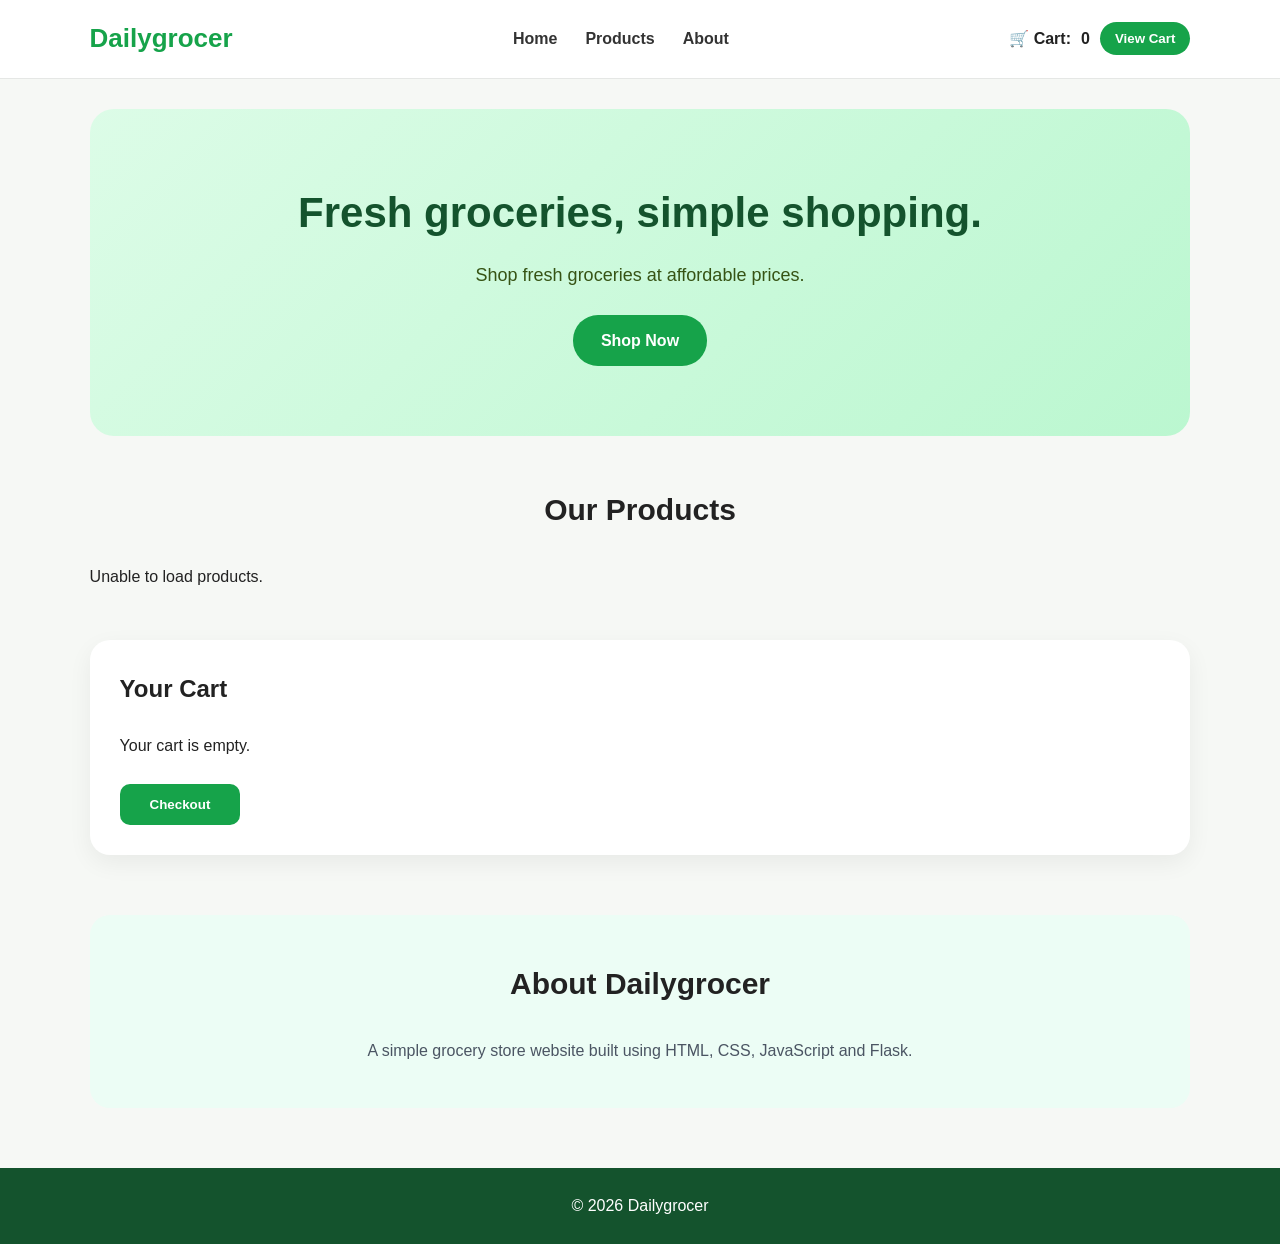
<file: frontend/index.html>
<!DOCTYPE html>
<html lang="en">

<head>
    <meta charset="UTF-8">
    <meta name="viewport" content="width=device-width, initial-scale=1.0">

    <title>Dailygrocer Grocery Store</title>

    <link rel="stylesheet" href="style.css">
</head>

<body>

    <header>

        <div class="logo">
            Dailygrocer
        </div>

        <nav>
            <a href="#">Home</a>
            <a href="#products">Products</a>
            <a href="#about">About</a>
        </nav>

        <div class="cart">
    🛒 Cart: <span id="cart-count">0</span>

    <button onclick="openCart()">
        View Cart
    </button>
</div>

    </header>


    <section class="hero">

        <h1>
            Fresh groceries, simple shopping.
        </h1>

        <p>
            Shop fresh groceries at affordable prices.
        </p>

        <a href="#products" class="shop-button">
            Shop Now
        </a>

    </section>


    <section id="products" class="products-section">

        <h2>Our Products</h2>

        <div id="products-container">
            Loading products...
        </div>

    </section>

    <section id="cart-section" class="cart-section">

    <h2>Your Cart</h2>

    <div id="cart-items">
        Your cart is empty.
    </div>

    <button onclick="checkout()">
        Checkout
    </button>

    </section>
    <section id="about" class="about">

        <h2>About Dailygrocer</h2>

        <p>
            A simple grocery store website built
            using HTML, CSS, JavaScript and Flask.
        </p>

    </section>


    <footer>

        <p>
            © 2026 Dailygrocer
        </p>

    </footer>


    <script src="script.js"></script>

</body>

</html>
</file>
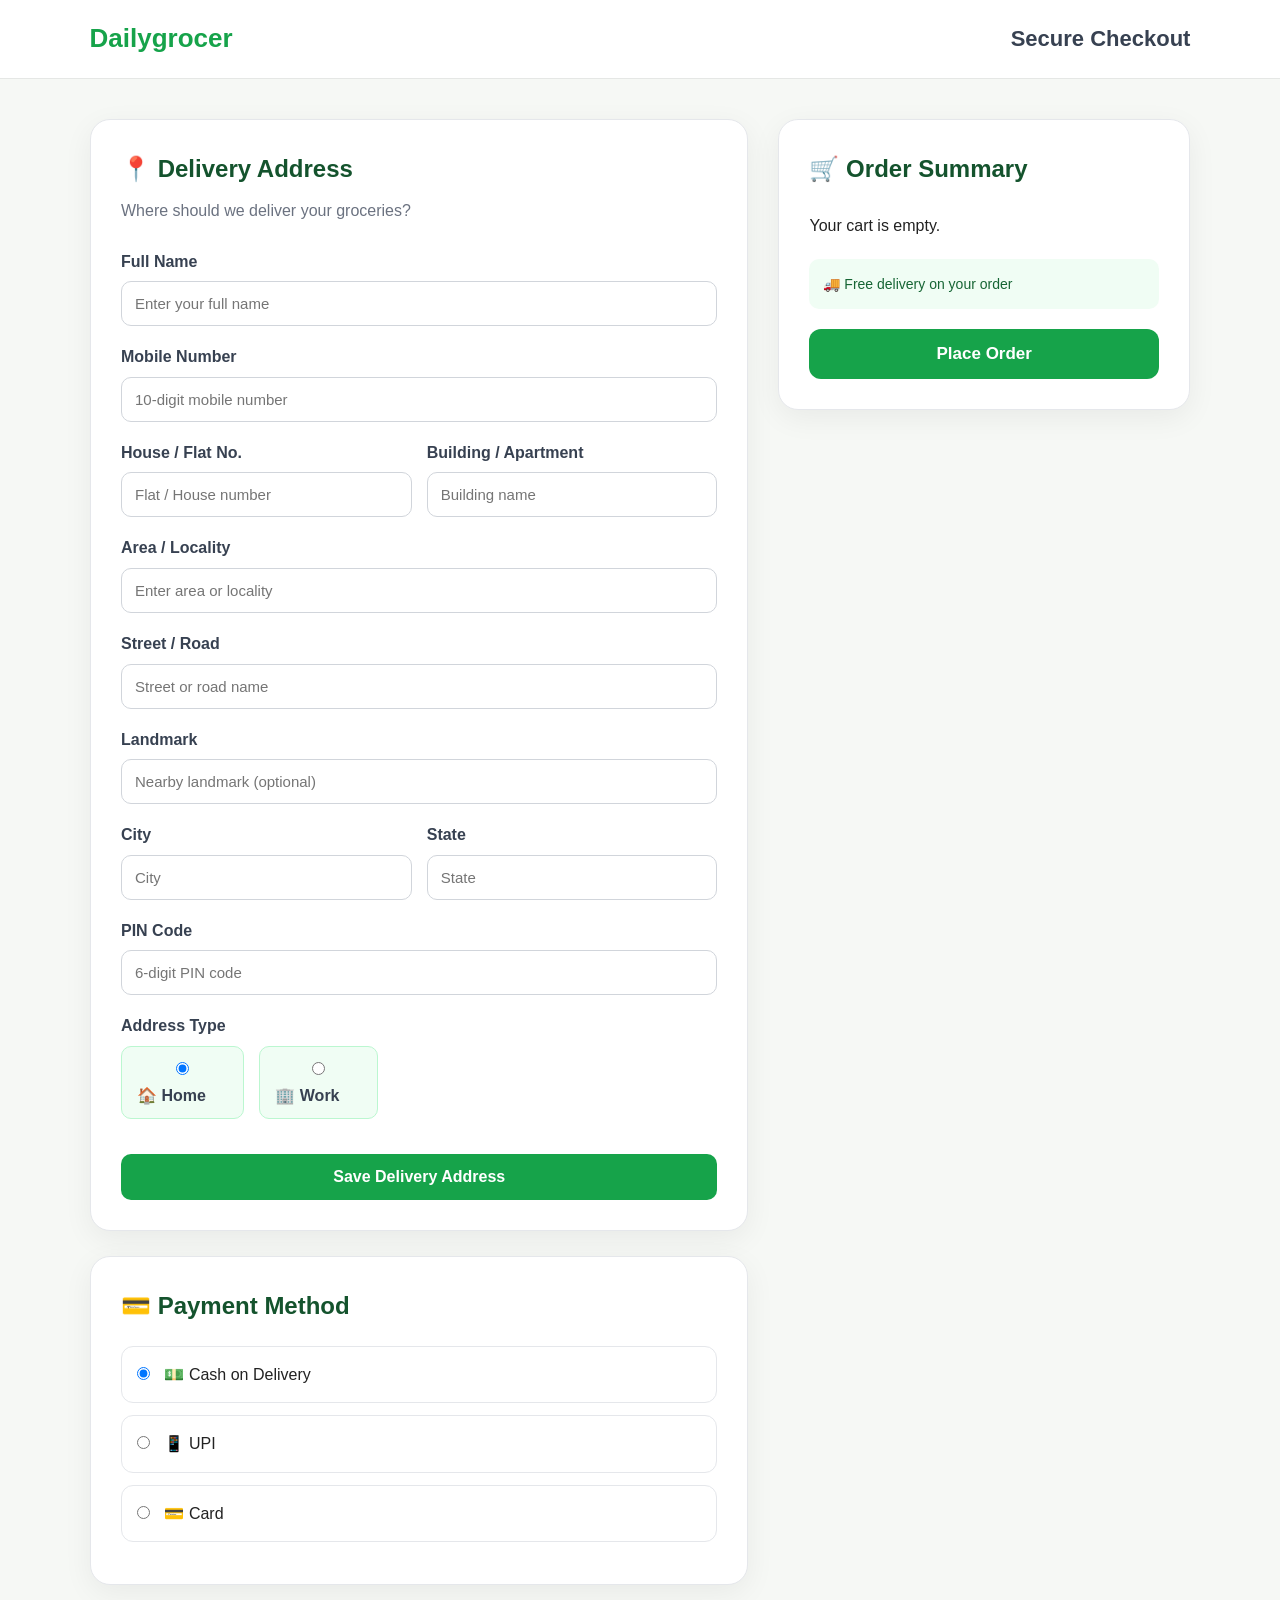
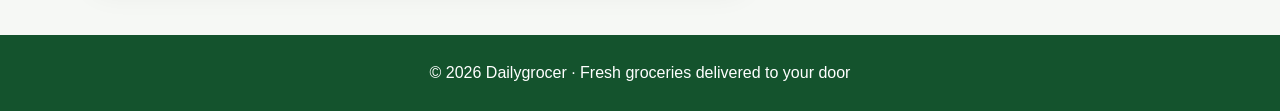
<file: frontend/checkout.html>
<!DOCTYPE html>
<html lang="en">

<head>

    <meta charset="UTF-8">

    <meta
        name="viewport"
        content="width=device-width, initial-scale=1.0"
    >

    <title>Dailygrocer - Checkout</title>

    <link
        rel="stylesheet"
        href="style.css"
    >

</head>


<body>


<header>

    <div class="logo">
        Dailygrocer
    </div>

    <div class="checkout-title">
        Secure Checkout
    </div>

</header>


<main class="checkout-container">


    <!-- LEFT SIDE -->

    <div>


        <!-- DELIVERY ADDRESS -->

        <section class="address-section">

            <h2>
                📍 Delivery Address
            </h2>

            <p class="section-description">
                Where should we deliver your groceries?
            </p>


            <form id="address-form">


                <div class="form-group">

                    <label>
                        Full Name
                    </label>

                    <input
                        type="text"
                        id="name"
                        placeholder="Enter your full name"
                        required
                    >

                </div>


                <div class="form-group">

                    <label>
                        Mobile Number
                    </label>

                    <input
                        type="tel"
                        id="phone"
                        placeholder="10-digit mobile number"
                        required
                    >

                </div>


                <div class="form-row">

                    <div class="form-group">

                        <label>
                            House / Flat No.
                        </label>

                        <input
                            type="text"
                            id="house"
                            placeholder="Flat / House number"
                            required
                        >

                    </div>


                    <div class="form-group">

                        <label>
                            Building / Apartment
                        </label>

                        <input
                            type="text"
                            id="building"
                            placeholder="Building name"
                        >

                    </div>

                </div>


                <div class="form-group">

                    <label>
                        Area / Locality
                    </label>

                    <input
                        type="text"
                        id="area"
                        placeholder="Enter area or locality"
                        required
                    >

                </div>


                <div class="form-group">

                    <label>
                        Street / Road
                    </label>

                    <input
                        type="text"
                        id="street"
                        placeholder="Street or road name"
                        required
                    >

                </div>


                <div class="form-group">

                    <label>
                        Landmark
                    </label>

                    <input
                        type="text"
                        id="landmark"
                        placeholder="Nearby landmark (optional)"
                    >

                </div>


                <div class="form-row">

                    <div class="form-group">

                        <label>
                            City
                        </label>

                        <input
                            type="text"
                            id="city"
                            placeholder="City"
                            required
                        >

                    </div>


                    <div class="form-group">

                        <label>
                            State
                        </label>

                        <input
                            type="text"
                            id="state"
                            placeholder="State"
                            required
                        >

                    </div>

                </div>


                <div class="form-group">

                    <label>
                        PIN Code
                    </label>

                    <input
                        type="text"
                        id="pincode"
                        placeholder="6-digit PIN code"
                        required
                    >

                </div>


                <div class="form-group">

                    <label>
                        Address Type
                    </label>


                    <div class="address-type">

                        <label>

                            <input
                                type="radio"
                                name="address-type"
                                value="Home"
                                checked
                            >

                            🏠 Home

                        </label>


                        <label>

                            <input
                                type="radio"
                                name="address-type"
                                value="Work"
                            >

                            🏢 Work

                        </label>

                    </div>

                </div>


                <button
                    type="submit"
                    class="save-address-button"
                >
                    Save Delivery Address
                </button>


            </form>

        </section>


        <!-- PAYMENT -->

        <section class="payment-section">

            <h2>
                💳 Payment Method
            </h2>

            <div class="payment-option">

                <label>

                    <input
                        type="radio"
                        name="payment"
                        value="cod"
                        checked
                    >

                    <span>
                        💵 Cash on Delivery
                    </span>

                </label>

            </div>


            <div class="payment-option">

                <label>

                    <input
                        type="radio"
                        name="payment"
                        value="upi"
                    >

                    <span>
                        📱 UPI
                    </span>

                </label>

            </div>


            <div class="payment-option">

                <label>

                    <input
                        type="radio"
                        name="payment"
                        value="card"
                    >

                    <span>
                        💳 Card
                    </span>

                </label>

            </div>

        </section>

    </div>


    <!-- RIGHT SIDE -->

    <aside class="order-summary">

        <h2>
            🛒 Order Summary
        </h2>


        <div id="checkout-items">

            Loading cart...

        </div>


        <div id="checkout-total">

        </div>


        <div class="delivery-info">

            🚚 Free delivery on your order

        </div>


        <button
            class="place-order-button"
            onclick="placeOrder()"
        >

            Place Order

        </button>

    </aside>


</main>


<footer>

    <p>
        © 2026 Dailygrocer · Fresh groceries delivered to your door
    </p>

</footer>


<script src="checkout.js"></script>

</body>

</html>
</file>
<file: frontend/style.css>
* {
    margin: 0;
    padding: 0;
    box-sizing: border-box;
}

body {
    font-family: Arial, sans-serif;
    background: #f6f8f5;
    color: #222;
    line-height: 1.6;
}


/* =========================
   HEADER
========================= */

header {
    background: #ffffff;
    padding: 18px 7%;
    display: flex;
    align-items: center;
    justify-content: space-between;
    border-bottom: 1px solid #e5e7e5;
    position: sticky;
    top: 0;
    z-index: 100;
}

.logo {
    font-size: 26px;
    font-weight: bold;
    color: #16a34a;
}

nav {
    display: flex;
    gap: 28px;
}

nav a {
    text-decoration: none;
    color: #333;
    font-weight: 600;
}

nav a:hover {
    color: #16a34a;
}

.cart {
    display: flex;
    align-items: center;
    gap: 10px;
    font-weight: bold;
}

.cart button {
    background: #16a34a;
    color: white;
    border: none;
    padding: 9px 15px;
    border-radius: 20px;
    cursor: pointer;
    font-weight: bold;
}

.cart button:hover {
    background: #15803d;
}


/* =========================
   HERO
========================= */

.hero {
    margin: 30px auto;
    width: 86%;
    padding: 70px 50px;
    border-radius: 24px;
    background: linear-gradient(135deg, #dcfce7, #bbf7d0);
    text-align: center;
}

.hero h1 {
    font-size: 42px;
    margin-bottom: 15px;
    color: #14532d;
}

.hero p {
    color: #365314;
    margin-bottom: 25px;
    font-size: 18px;
}

.shop-button {
    display: inline-block;
    text-decoration: none;
    background: #16a34a;
    color: white;
    padding: 13px 28px;
    border-radius: 25px;
    font-weight: bold;
}

.shop-button:hover {
    background: #15803d;
}


/* =========================
   PRODUCTS
========================= */

.products-section {
    width: 86%;
    margin: 50px auto;
}

.products-section h2,
.about h2 {
    text-align: center;
    margin-bottom: 30px;
    font-size: 30px;
}

#products-container {
    display: grid;
    grid-template-columns: repeat(auto-fit, minmax(220px, 1fr));
    gap: 25px;
}

.product-card {
    background: white;
    padding: 25px;
    border-radius: 18px;
    border: 1px solid #e5e7eb;
    box-shadow: 0 8px 25px rgba(0, 0, 0, 0.06);
    transition: 0.25s;
}

.product-card:hover {
    transform: translateY(-5px);
    box-shadow: 0 14px 30px rgba(0, 0, 0, 0.10);
}

.product-card h3 {
    font-size: 22px;
    margin-bottom: 8px;
}

.category {
    color: #6b7280;
    margin-bottom: 10px;
}

.price {
    color: #16a34a;
    font-size: 20px;
    font-weight: bold;
    margin-bottom: 18px;
}

.add-button {
    width: 100%;
    border: none;
    background: #16a34a;
    color: white;
    padding: 12px;
    border-radius: 10px;
    cursor: pointer;
    font-weight: bold;
}

.add-button:hover {
    background: #15803d;
}


/* =========================
   CART
========================= */

.cart-section {
    width: 86%;
    margin: 50px auto;
    background: white;
    padding: 30px;
    border-radius: 20px;
    box-shadow: 0 8px 25px rgba(0, 0, 0, 0.06);
}

.cart-section h2 {
    margin-bottom: 25px;
}

.cart-item {
    display: flex;
    justify-content: space-between;
    align-items: center;
    padding: 18px 0;
    border-bottom: 1px solid #e5e7eb;
}

.cart-item button {
    border: none;
    background: #fee2e2;
    color: #dc2626;
    padding: 7px 12px;
    border-radius: 8px;
    cursor: pointer;
}

.cart-section > button {
    margin-top: 25px;
    background: #16a34a;
    color: white;
    border: none;
    padding: 13px 30px;
    border-radius: 10px;
    cursor: pointer;
    font-weight: bold;
}


/* =========================
   CHECKOUT HEADER
========================= */

.checkout-title {
    font-size: 22px;
    font-weight: bold;
    color: #374151;
}


/* =========================
   CHECKOUT PAGE
========================= */

.checkout-container {
    width: 86%;
    max-width: 1100px;
    margin: 40px auto;
    display: grid;
    grid-template-columns: 1.6fr 1fr;
    gap: 30px;
    align-items: start;
}

.address-section,
.order-summary {
    background: white;
    padding: 30px;
    border-radius: 20px;
    box-shadow: 0 8px 30px rgba(0, 0, 0, 0.06);
    border: 1px solid #e5e7eb;
}

.address-section h2,
.order-summary h2 {
    margin-bottom: 25px;
    font-size: 24px;
    color: #14532d;
}


/* =========================
   FORM
========================= */

.form-group {
    margin-bottom: 18px;
}

.form-group label {
    display: block;
    margin-bottom: 7px;
    font-weight: 600;
    color: #374151;
}

.form-group input {
    width: 100%;
    padding: 13px;
    border: 1px solid #d1d5db;
    border-radius: 10px;
    outline: none;
    font-size: 15px;
}

.form-group input:focus {
    border-color: #16a34a;
    box-shadow: 0 0 0 3px #dcfce7;
}

.form-row {
    display: grid;
    grid-template-columns: repeat(2, 1fr);
    gap: 15px;
}

.address-type {
    display: flex;
    gap: 15px;
}

.address-type label {
    background: #f0fdf4;
    border: 1px solid #bbf7d0;
    padding: 10px 15px;
    border-radius: 10px;
    cursor: pointer;
}

.address-type input {
    margin-right: 5px;
}

.save-address-button {
    width: 100%;
    margin-top: 10px;
    padding: 14px;
    background: #16a34a;
    color: white;
    border: none;
    border-radius: 10px;
    font-size: 16px;
    font-weight: bold;
    cursor: pointer;
}

.save-address-button:hover {
    background: #15803d;
}


/* =========================
   ORDER SUMMARY
========================= */

.order-summary {
    position: sticky;
    top: 100px;
}

.checkout-item {
    display: flex;
    justify-content: space-between;
    gap: 20px;
    padding: 15px 0;
    border-bottom: 1px solid #e5e7eb;
}

.checkout-item p {
    color: #6b7280;
    font-size: 14px;
}

#checkout-total {
    margin-top: 20px;
}

#checkout-total h3 {
    display: flex;
    justify-content: space-between;
    color: #14532d;
    font-size: 22px;
}


/* =========================
   ABOUT
========================= */

.about {
    width: 86%;
    margin: 60px auto;
    padding: 45px;
    background: #ecfdf5;
    border-radius: 20px;
    text-align: center;
}

.about p {
    max-width: 650px;
    margin: auto;
    color: #4b5563;
}


/* =========================
   FOOTER
========================= */

footer {
    margin-top: 50px;
    padding: 25px;
    background: #14532d;
    color: white;
    text-align: center;
}


/* =========================
   MOBILE
========================= */

@media (max-width: 768px) {

    header {
        padding: 15px 5%;
    }

    nav {
        display: none;
    }

    .hero {
        width: 92%;
        padding: 45px 20px;
    }

    .hero h1 {
        font-size: 30px;
    }

    .products-section,
    .cart-section,
    .about {
        width: 92%;
    }

    .checkout-container {
        width: 92%;
        grid-template-columns: 1fr;
    }

    .order-summary {
        position: static;
    }

    .form-row {
        grid-template-columns: 1fr;
    }

}
/* =========================
   CHECKOUT EXTRAS
========================= */

.section-description {
    color: #6b7280;
    margin-top: -15px;
    margin-bottom: 25px;
}


.payment-section {
    background: white;
    padding: 30px;
    border-radius: 20px;
    margin-top: 25px;
    box-shadow: 0 8px 30px rgba(0, 0, 0, 0.06);
    border: 1px solid #e5e7eb;
}


.payment-section h2 {
    color: #14532d;
    margin-bottom: 20px;
}


.payment-option {
    border: 1px solid #e5e7eb;
    border-radius: 12px;
    padding: 15px;
    margin-bottom: 12px;
    cursor: pointer;
    transition: 0.2s;
}


.payment-option:hover {
    border-color: #16a34a;
    background: #f0fdf4;
}


.payment-option input {
    margin-right: 10px;
}


.delivery-info {
    margin-top: 20px;
    padding: 14px;
    background: #f0fdf4;
    color: #166534;
    border-radius: 10px;
    font-size: 14px;
}


.place-order-button {
    width: 100%;
    margin-top: 20px;
    padding: 15px;
    border: none;
    border-radius: 12px;
    background: #16a34a;
    color: white;
    font-size: 17px;
    font-weight: bold;
    cursor: pointer;
}


.place-order-button:hover {
    background: #15803d;
    transform: translateY(-1px);
}
</file>
